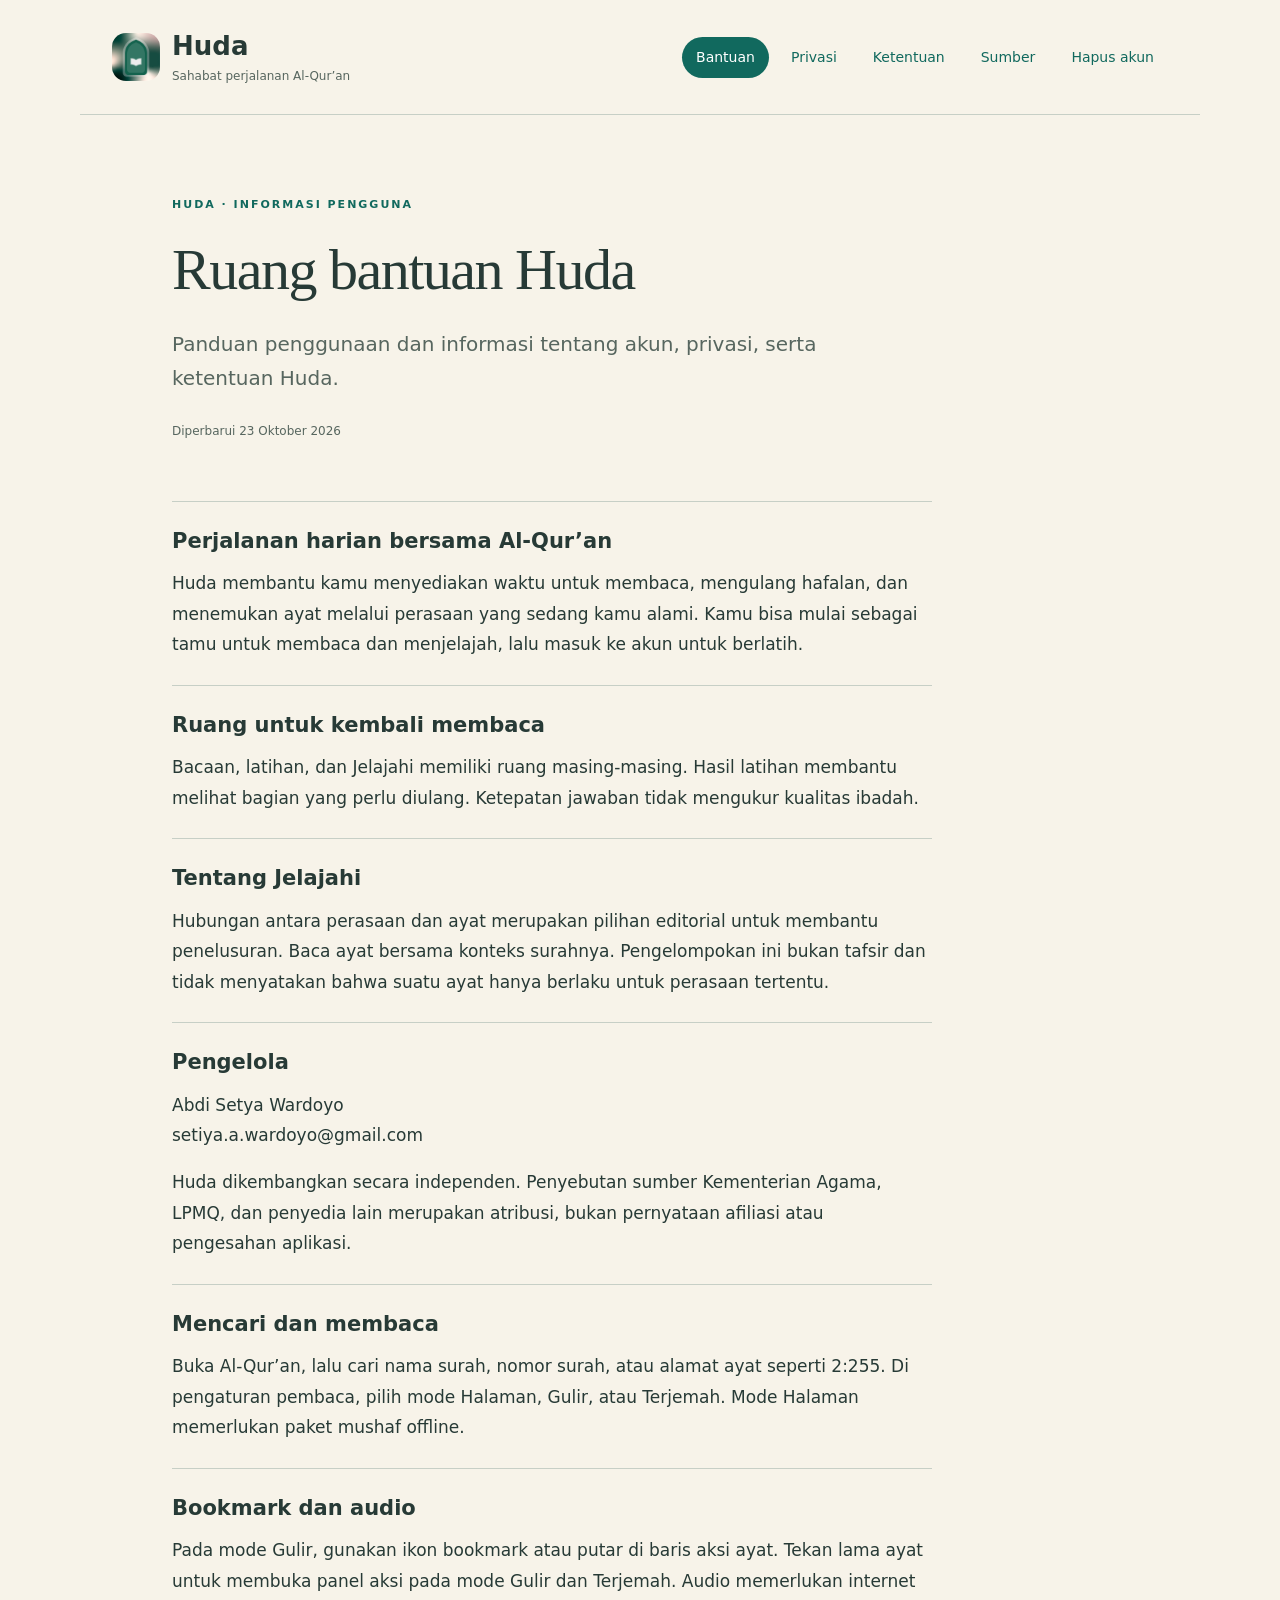
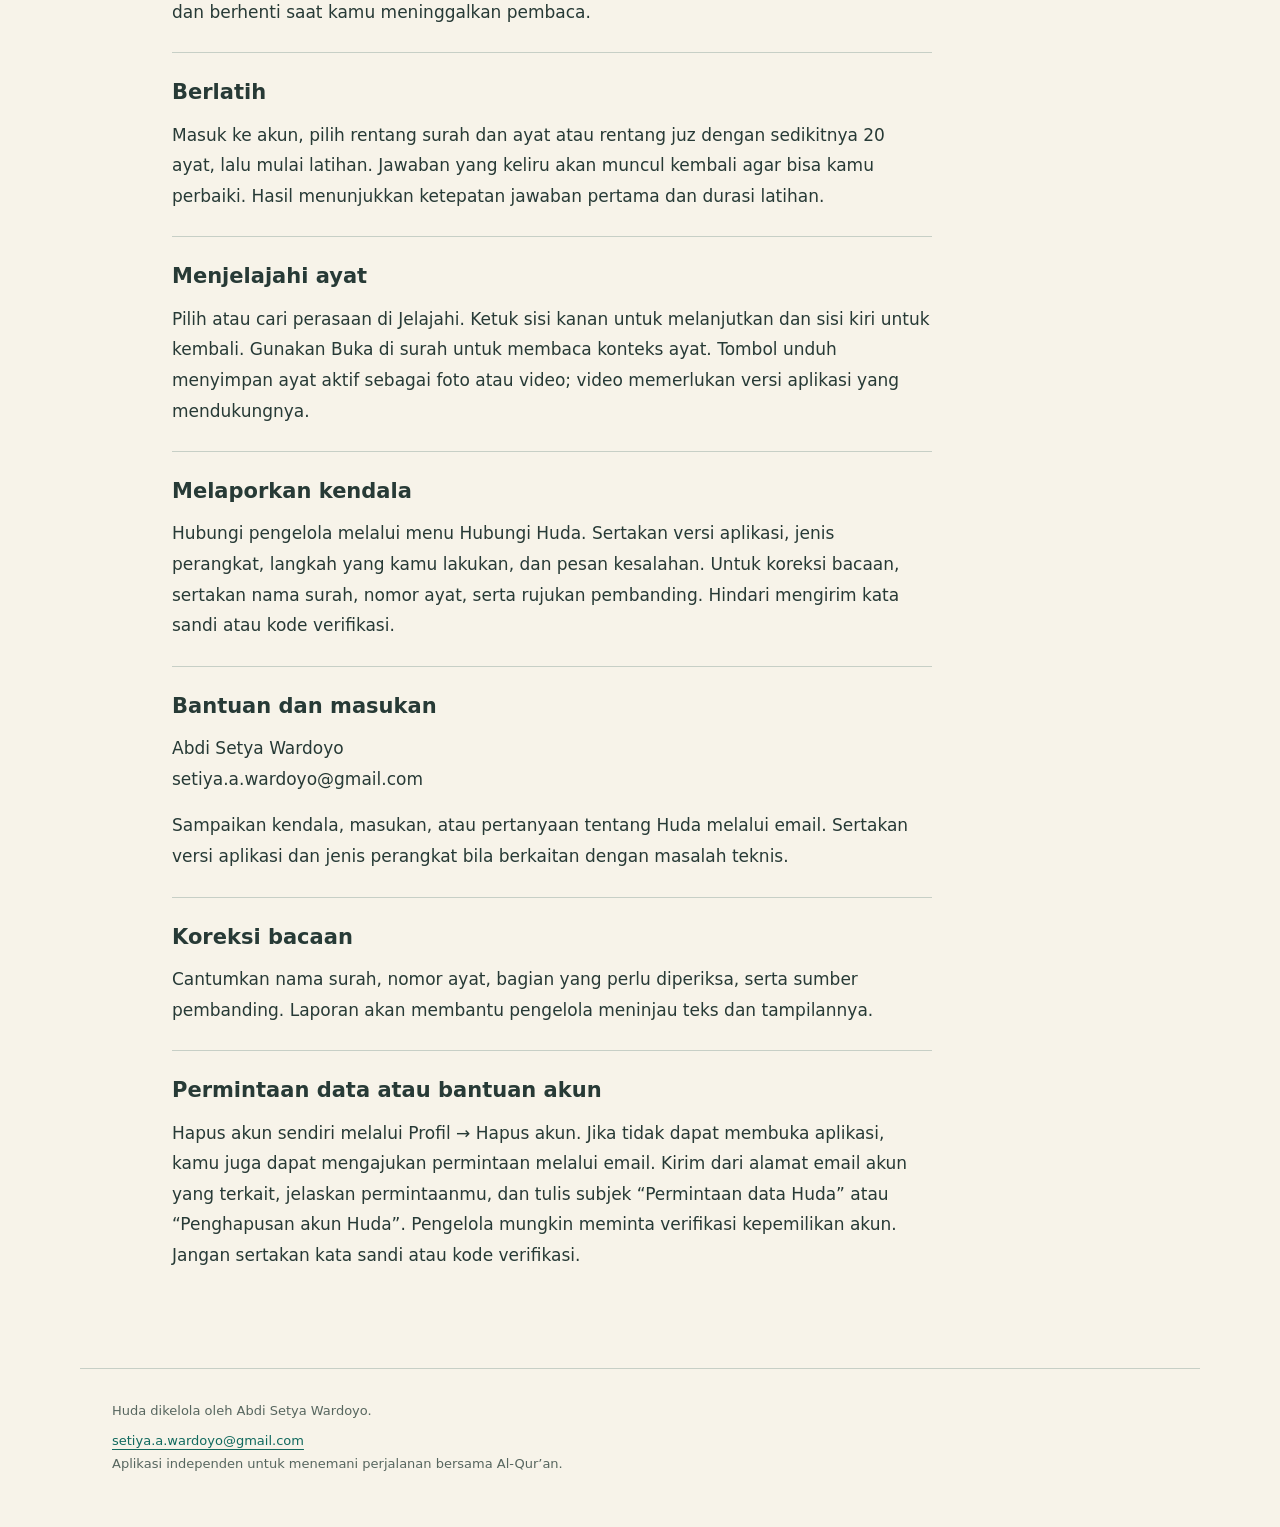
<file: index.html>
<!doctype html><html lang="id"><head><meta charset="utf-8"><meta name="viewport" content="width=device-width, initial-scale=1"><meta name="theme-color" content="#11695E"><meta name="description" content="Panduan penggunaan dan informasi tentang akun, privasi, serta ketentuan Huda."><title>Ruang bantuan Huda · Huda</title><link rel="icon" href="assets/icon.png"><link rel="stylesheet" href="styles.css"></head><body><a class="skip" href="#main">Lewati ke isi</a><header><a class="brand" href="index.html"><img src="assets/icon.png" alt="" width="48" height="48"><span>Huda<small>Sahabat perjalanan Al-Qur’an</small></span></a><nav aria-label="Navigasi utama"><a href="index.html" aria-current="page">Bantuan</a><a href="privacy.html">Privasi</a><a href="terms.html">Ketentuan</a><a href="sources.html">Sumber</a><a href="delete-account.html">Hapus akun</a></nav></header><main id="main"><div class="intro"><span class="eyebrow">HUDA · INFORMASI PENGGUNA</span><h1>Ruang bantuan Huda</h1><p class="lead">Panduan penggunaan dan informasi tentang akun, privasi, serta ketentuan Huda.</p><p class="date">Diperbarui 23 Oktober 2026</p></div><article><section><h2>Perjalanan harian bersama Al-Qur’an</h2><p>Huda membantu kamu menyediakan waktu untuk membaca, mengulang hafalan, dan menemukan ayat melalui perasaan yang sedang kamu alami. Kamu bisa mulai sebagai tamu untuk membaca dan menjelajah, lalu masuk ke akun untuk berlatih.</p></section>
<section><h2>Ruang untuk kembali membaca</h2><p>Bacaan, latihan, dan Jelajahi memiliki ruang masing-masing. Hasil latihan membantu melihat bagian yang perlu diulang. Ketepatan jawaban tidak mengukur kualitas ibadah.</p></section>
<section><h2>Tentang Jelajahi</h2><p>Hubungan antara perasaan dan ayat merupakan pilihan editorial untuk membantu penelusuran. Baca ayat bersama konteks surahnya. Pengelompokan ini bukan tafsir dan tidak menyatakan bahwa suatu ayat hanya berlaku untuk perasaan tertentu.</p></section>
<section><h2>Pengelola</h2><p>Abdi Setya Wardoyo<br>setiya.a.wardoyo@gmail.com</p><p>Huda dikembangkan secara independen. Penyebutan sumber Kementerian Agama, LPMQ, dan penyedia lain merupakan atribusi, bukan pernyataan afiliasi atau pengesahan aplikasi.</p></section><section><h2>Mencari dan membaca</h2><p>Buka Al-Qur’an, lalu cari nama surah, nomor surah, atau alamat ayat seperti 2:255. Di pengaturan pembaca, pilih mode Halaman, Gulir, atau Terjemah. Mode Halaman memerlukan paket mushaf offline.</p></section>
<section><h2>Bookmark dan audio</h2><p>Pada mode Gulir, gunakan ikon bookmark atau putar di baris aksi ayat. Tekan lama ayat untuk membuka panel aksi pada mode Gulir dan Terjemah. Audio memerlukan internet dan berhenti saat kamu meninggalkan pembaca.</p></section>
<section><h2>Berlatih</h2><p>Masuk ke akun, pilih rentang surah dan ayat atau rentang juz dengan sedikitnya 20 ayat, lalu mulai latihan. Jawaban yang keliru akan muncul kembali agar bisa kamu perbaiki. Hasil menunjukkan ketepatan jawaban pertama dan durasi latihan.</p></section>
<section><h2>Menjelajahi ayat</h2><p>Pilih atau cari perasaan di Jelajahi. Ketuk sisi kanan untuk melanjutkan dan sisi kiri untuk kembali. Gunakan Buka di surah untuk membaca konteks ayat. Tombol unduh menyimpan ayat aktif sebagai foto atau video; video memerlukan versi aplikasi yang mendukungnya.</p></section>
<section><h2>Melaporkan kendala</h2><p>Hubungi pengelola melalui menu Hubungi Huda. Sertakan versi aplikasi, jenis perangkat, langkah yang kamu lakukan, dan pesan kesalahan. Untuk koreksi bacaan, sertakan nama surah, nomor ayat, serta rujukan pembanding. Hindari mengirim kata sandi atau kode verifikasi.</p></section><section><h2>Bantuan dan masukan</h2><p>Abdi Setya Wardoyo<br>setiya.a.wardoyo@gmail.com</p><p>Sampaikan kendala, masukan, atau pertanyaan tentang Huda melalui email. Sertakan versi aplikasi dan jenis perangkat bila berkaitan dengan masalah teknis.</p></section>
<section><h2>Koreksi bacaan</h2><p>Cantumkan nama surah, nomor ayat, bagian yang perlu diperiksa, serta sumber pembanding. Laporan akan membantu pengelola meninjau teks dan tampilannya.</p></section>
<section><h2>Permintaan data atau bantuan akun</h2><p>Hapus akun sendiri melalui Profil → Hapus akun. Jika tidak dapat membuka aplikasi, kamu juga dapat mengajukan permintaan melalui email. Kirim dari alamat email akun yang terkait, jelaskan permintaanmu, dan tulis subjek “Permintaan data Huda” atau “Penghapusan akun Huda”. Pengelola mungkin meminta verifikasi kepemilikan akun. Jangan sertakan kata sandi atau kode verifikasi.</p></section></article></main><footer><p>Huda dikelola oleh Abdi Setya Wardoyo.</p><a href="mailto:setiya.a.wardoyo@gmail.com">setiya.a.wardoyo@gmail.com</a><p>Aplikasi independen untuk menemani perjalanan bersama Al-Qur’an.</p></footer></body></html>
</file>
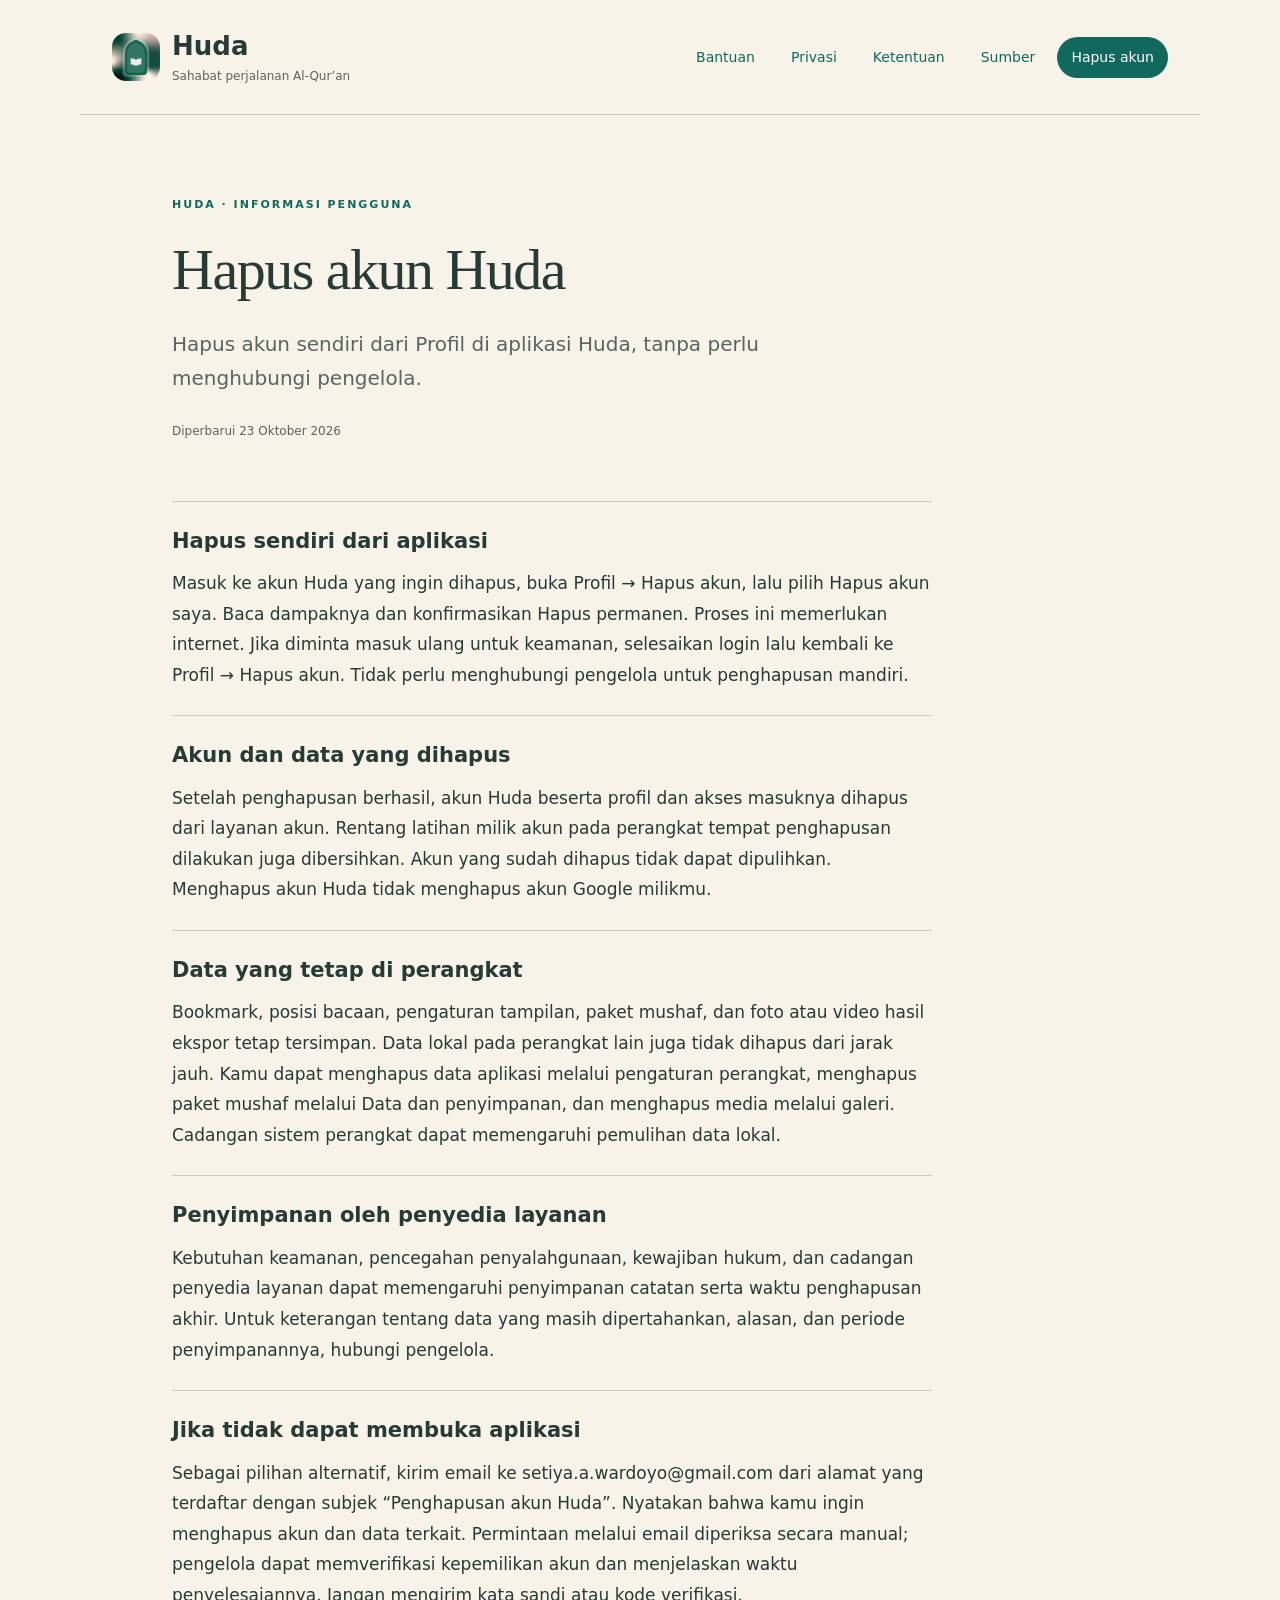
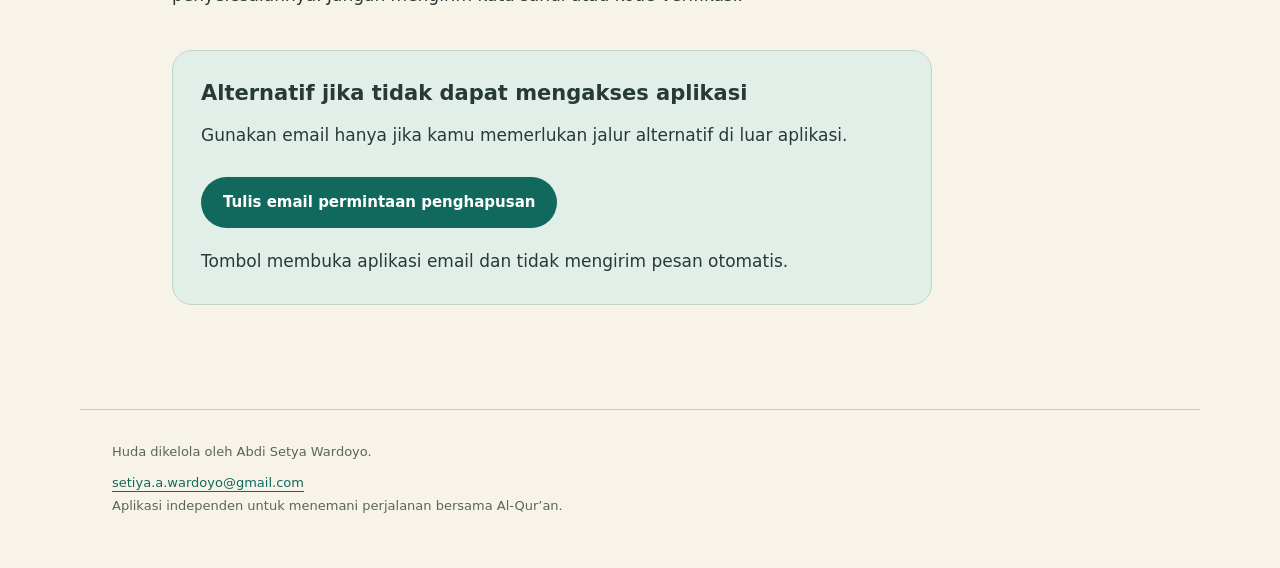
<file: delete-account.html>
<!doctype html><html lang="id"><head><meta charset="utf-8"><meta name="viewport" content="width=device-width, initial-scale=1"><meta name="theme-color" content="#11695E"><meta name="description" content="Hapus akun sendiri dari Profil di aplikasi Huda, tanpa perlu menghubungi pengelola."><title>Hapus akun Huda · Huda</title><link rel="icon" href="assets/icon.png"><link rel="stylesheet" href="styles.css"></head><body><a class="skip" href="#main">Lewati ke isi</a><header><a class="brand" href="index.html"><img src="assets/icon.png" alt="" width="48" height="48"><span>Huda<small>Sahabat perjalanan Al-Qur’an</small></span></a><nav aria-label="Navigasi utama"><a href="index.html">Bantuan</a><a href="privacy.html">Privasi</a><a href="terms.html">Ketentuan</a><a href="sources.html">Sumber</a><a href="delete-account.html" aria-current="page">Hapus akun</a></nav></header><main id="main"><div class="intro"><span class="eyebrow">HUDA · INFORMASI PENGGUNA</span><h1>Hapus akun Huda</h1><p class="lead">Hapus akun sendiri dari Profil di aplikasi Huda, tanpa perlu menghubungi pengelola.</p><p class="date">Diperbarui 23 Oktober 2026</p></div><article><section><h2>Hapus sendiri dari aplikasi</h2><p>Masuk ke akun Huda yang ingin dihapus, buka Profil → Hapus akun, lalu pilih Hapus akun saya. Baca dampaknya dan konfirmasikan Hapus permanen. Proses ini memerlukan internet. Jika diminta masuk ulang untuk keamanan, selesaikan login lalu kembali ke Profil → Hapus akun. Tidak perlu menghubungi pengelola untuk penghapusan mandiri.</p></section>
<section><h2>Akun dan data yang dihapus</h2><p>Setelah penghapusan berhasil, akun Huda beserta profil dan akses masuknya dihapus dari layanan akun. Rentang latihan milik akun pada perangkat tempat penghapusan dilakukan juga dibersihkan. Akun yang sudah dihapus tidak dapat dipulihkan. Menghapus akun Huda tidak menghapus akun Google milikmu.</p></section>
<section><h2>Data yang tetap di perangkat</h2><p>Bookmark, posisi bacaan, pengaturan tampilan, paket mushaf, dan foto atau video hasil ekspor tetap tersimpan. Data lokal pada perangkat lain juga tidak dihapus dari jarak jauh. Kamu dapat menghapus data aplikasi melalui pengaturan perangkat, menghapus paket mushaf melalui Data dan penyimpanan, dan menghapus media melalui galeri. Cadangan sistem perangkat dapat memengaruhi pemulihan data lokal.</p></section>
<section><h2>Penyimpanan oleh penyedia layanan</h2><p>Kebutuhan keamanan, pencegahan penyalahgunaan, kewajiban hukum, dan cadangan penyedia layanan dapat memengaruhi penyimpanan catatan serta waktu penghapusan akhir. Untuk keterangan tentang data yang masih dipertahankan, alasan, dan periode penyimpanannya, hubungi pengelola.</p></section>
<section><h2>Jika tidak dapat membuka aplikasi</h2><p>Sebagai pilihan alternatif, kirim email ke setiya.a.wardoyo@gmail.com dari alamat yang terdaftar dengan subjek “Penghapusan akun Huda”. Nyatakan bahwa kamu ingin menghapus akun dan data terkait. Permintaan melalui email diperiksa secara manual; pengelola dapat memverifikasi kepemilikan akun dan menjelaskan waktu penyelesaiannya. Jangan mengirim kata sandi atau kode verifikasi.</p></section><section class="callout"><h2>Alternatif jika tidak dapat mengakses aplikasi</h2><p>Gunakan email hanya jika kamu memerlukan jalur alternatif di luar aplikasi.</p><a class="button" href="mailto:setiya.a.wardoyo@gmail.com?subject=Penghapusan%20akun%20Huda&amp;body=Saya%20ingin%20menghapus%20akun%20Huda%20dan%20data%20terkait%20alamat%20email%20ini.">Tulis email permintaan penghapusan</a><p>Tombol membuka aplikasi email dan tidak mengirim pesan otomatis.</p></section></article></main><footer><p>Huda dikelola oleh Abdi Setya Wardoyo.</p><a href="mailto:setiya.a.wardoyo@gmail.com">setiya.a.wardoyo@gmail.com</a><p>Aplikasi independen untuk menemani perjalanan bersama Al-Qur’an.</p></footer></body></html>
</file>
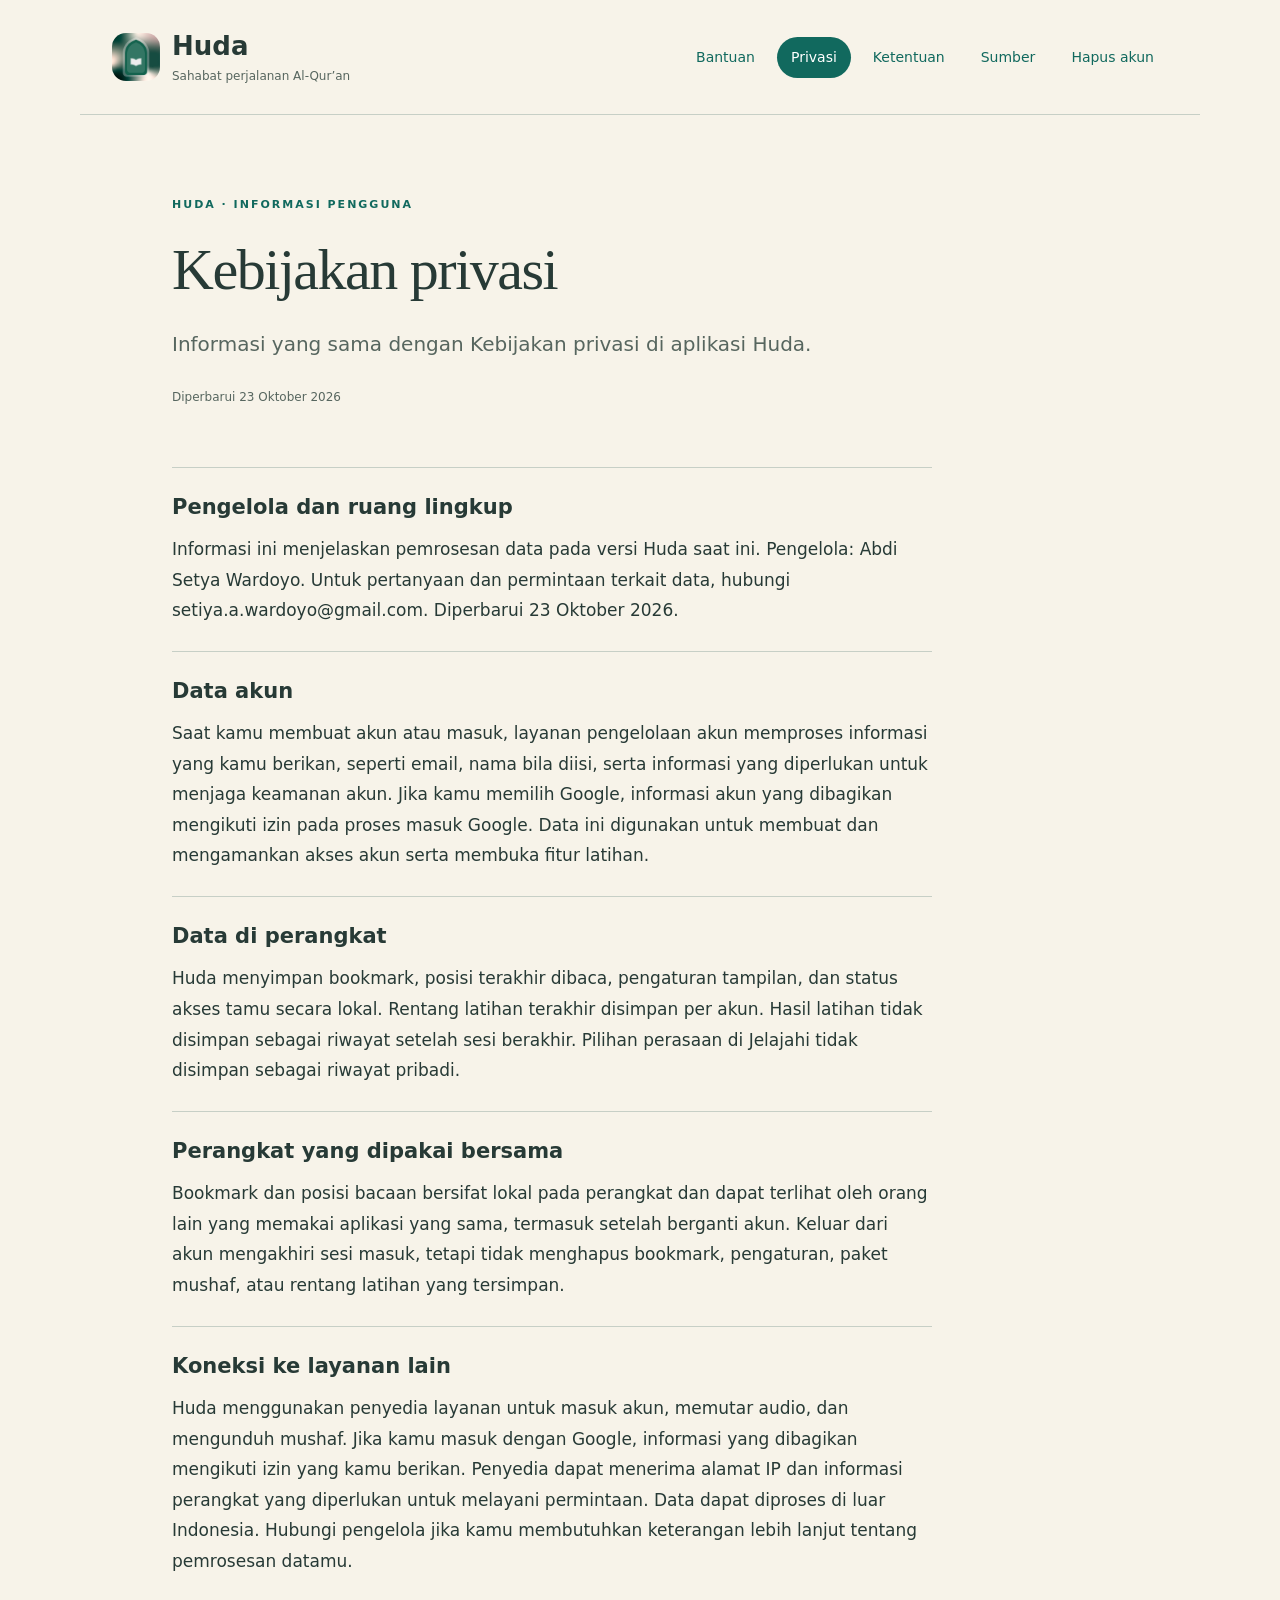
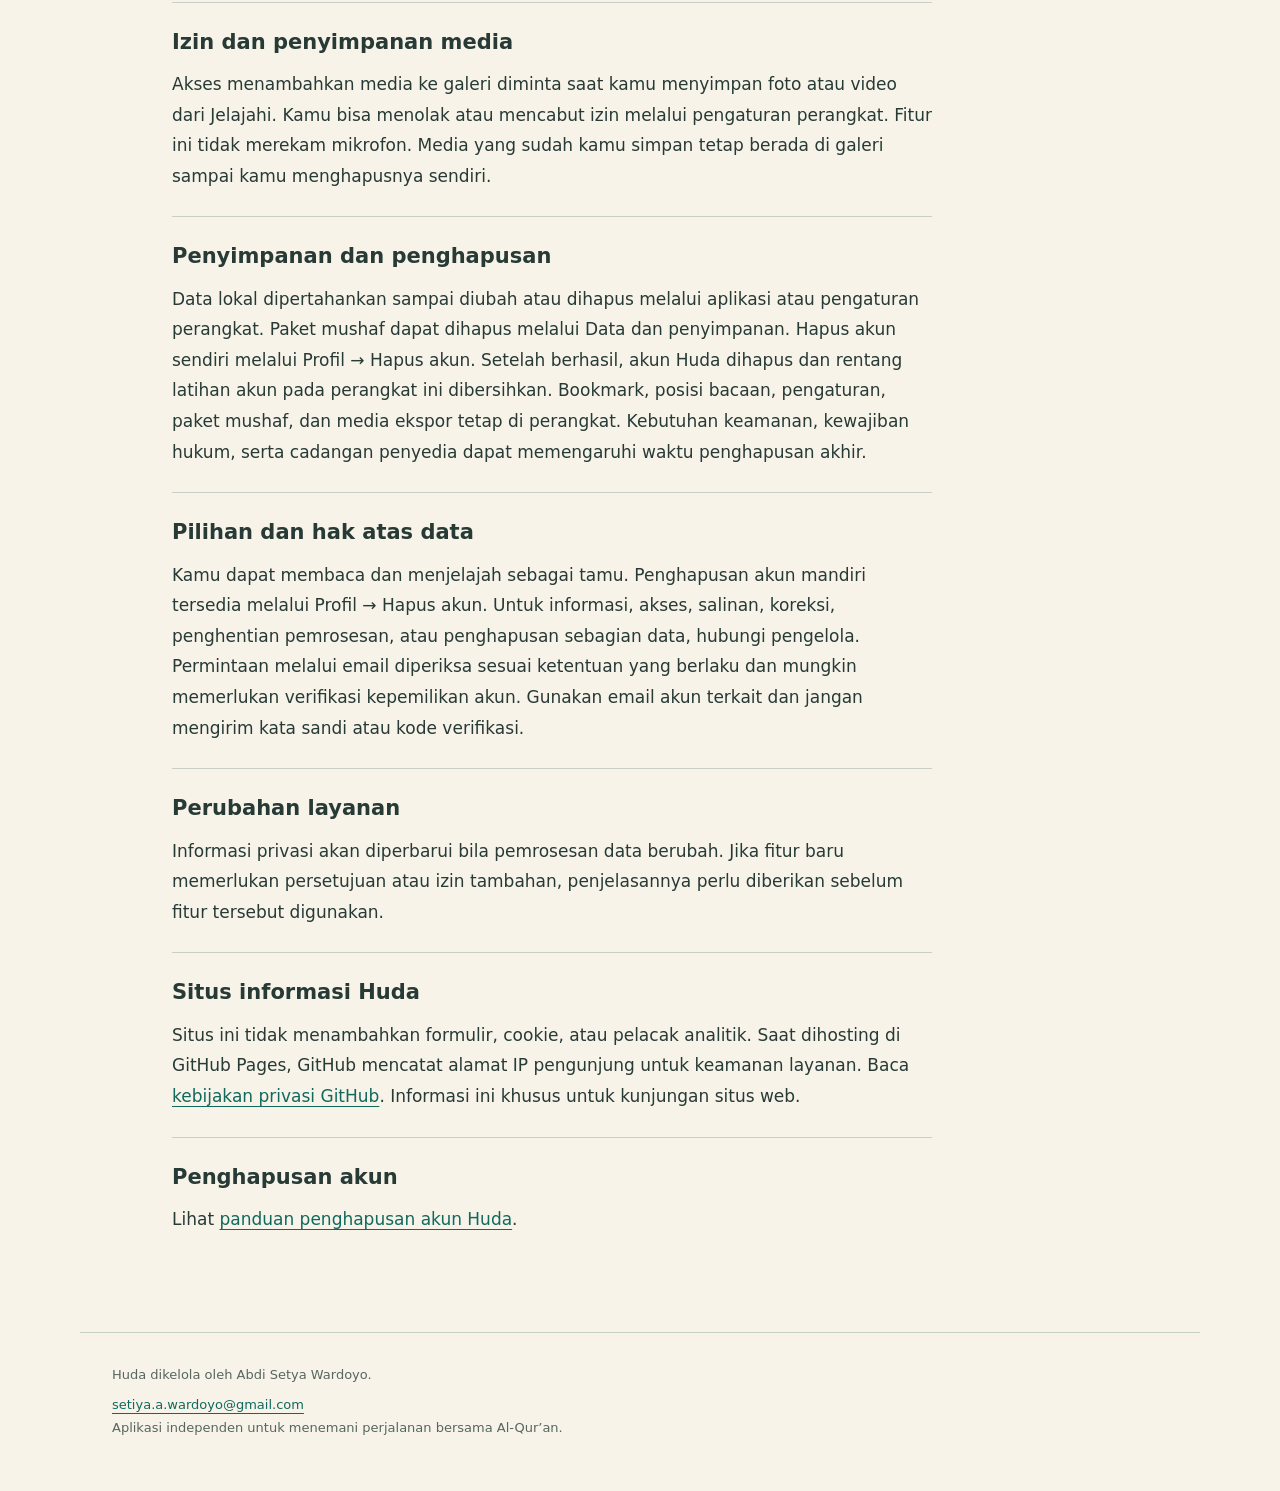
<file: privacy.html>
<!doctype html><html lang="id"><head><meta charset="utf-8"><meta name="viewport" content="width=device-width, initial-scale=1"><meta name="theme-color" content="#11695E"><meta name="description" content="Informasi yang sama dengan Kebijakan privasi di aplikasi Huda."><title>Kebijakan privasi · Huda</title><link rel="icon" href="assets/icon.png"><link rel="stylesheet" href="styles.css"></head><body><a class="skip" href="#main">Lewati ke isi</a><header><a class="brand" href="index.html"><img src="assets/icon.png" alt="" width="48" height="48"><span>Huda<small>Sahabat perjalanan Al-Qur’an</small></span></a><nav aria-label="Navigasi utama"><a href="index.html">Bantuan</a><a href="privacy.html" aria-current="page">Privasi</a><a href="terms.html">Ketentuan</a><a href="sources.html">Sumber</a><a href="delete-account.html">Hapus akun</a></nav></header><main id="main"><div class="intro"><span class="eyebrow">HUDA · INFORMASI PENGGUNA</span><h1>Kebijakan privasi</h1><p class="lead">Informasi yang sama dengan Kebijakan privasi di aplikasi Huda.</p><p class="date">Diperbarui 23 Oktober 2026</p></div><article><section><h2>Pengelola dan ruang lingkup</h2><p>Informasi ini menjelaskan pemrosesan data pada versi Huda saat ini. Pengelola: Abdi Setya Wardoyo. Untuk pertanyaan dan permintaan terkait data, hubungi setiya.a.wardoyo@gmail.com. Diperbarui 23 Oktober 2026.</p></section>
<section><h2>Data akun</h2><p>Saat kamu membuat akun atau masuk, layanan pengelolaan akun memproses informasi yang kamu berikan, seperti email, nama bila diisi, serta informasi yang diperlukan untuk menjaga keamanan akun. Jika kamu memilih Google, informasi akun yang dibagikan mengikuti izin pada proses masuk Google. Data ini digunakan untuk membuat dan mengamankan akses akun serta membuka fitur latihan.</p></section>
<section><h2>Data di perangkat</h2><p>Huda menyimpan bookmark, posisi terakhir dibaca, pengaturan tampilan, dan status akses tamu secara lokal. Rentang latihan terakhir disimpan per akun. Hasil latihan tidak disimpan sebagai riwayat setelah sesi berakhir. Pilihan perasaan di Jelajahi tidak disimpan sebagai riwayat pribadi.</p></section>
<section><h2>Perangkat yang dipakai bersama</h2><p>Bookmark dan posisi bacaan bersifat lokal pada perangkat dan dapat terlihat oleh orang lain yang memakai aplikasi yang sama, termasuk setelah berganti akun. Keluar dari akun mengakhiri sesi masuk, tetapi tidak menghapus bookmark, pengaturan, paket mushaf, atau rentang latihan yang tersimpan.</p></section>
<section><h2>Koneksi ke layanan lain</h2><p>Huda menggunakan penyedia layanan untuk masuk akun, memutar audio, dan mengunduh mushaf. Jika kamu masuk dengan Google, informasi yang dibagikan mengikuti izin yang kamu berikan. Penyedia dapat menerima alamat IP dan informasi perangkat yang diperlukan untuk melayani permintaan. Data dapat diproses di luar Indonesia. Hubungi pengelola jika kamu membutuhkan keterangan lebih lanjut tentang pemrosesan datamu.</p></section>
<section><h2>Izin dan penyimpanan media</h2><p>Akses menambahkan media ke galeri diminta saat kamu menyimpan foto atau video dari Jelajahi. Kamu bisa menolak atau mencabut izin melalui pengaturan perangkat. Fitur ini tidak merekam mikrofon. Media yang sudah kamu simpan tetap berada di galeri sampai kamu menghapusnya sendiri.</p></section>
<section><h2>Penyimpanan dan penghapusan</h2><p>Data lokal dipertahankan sampai diubah atau dihapus melalui aplikasi atau pengaturan perangkat. Paket mushaf dapat dihapus melalui Data dan penyimpanan. Hapus akun sendiri melalui Profil → Hapus akun. Setelah berhasil, akun Huda dihapus dan rentang latihan akun pada perangkat ini dibersihkan. Bookmark, posisi bacaan, pengaturan, paket mushaf, dan media ekspor tetap di perangkat. Kebutuhan keamanan, kewajiban hukum, serta cadangan penyedia dapat memengaruhi waktu penghapusan akhir.</p></section>
<section><h2>Pilihan dan hak atas data</h2><p>Kamu dapat membaca dan menjelajah sebagai tamu. Penghapusan akun mandiri tersedia melalui Profil → Hapus akun. Untuk informasi, akses, salinan, koreksi, penghentian pemrosesan, atau penghapusan sebagian data, hubungi pengelola. Permintaan melalui email diperiksa sesuai ketentuan yang berlaku dan mungkin memerlukan verifikasi kepemilikan akun. Gunakan email akun terkait dan jangan mengirim kata sandi atau kode verifikasi.</p></section>
<section><h2>Perubahan layanan</h2><p>Informasi privasi akan diperbarui bila pemrosesan data berubah. Jika fitur baru memerlukan persetujuan atau izin tambahan, penjelasannya perlu diberikan sebelum fitur tersebut digunakan.</p></section><section><h2>Situs informasi Huda</h2><p>Situs ini tidak menambahkan formulir, cookie, atau pelacak analitik. Saat dihosting di GitHub Pages, GitHub mencatat alamat IP pengunjung untuk keamanan layanan. Baca <a href="https://docs.github.com/en/site-policy/privacy-policies/github-general-privacy-statement">kebijakan privasi GitHub</a>. Informasi ini khusus untuk kunjungan situs web.</p></section><section><h2>Penghapusan akun</h2><p>Lihat <a href="delete-account.html">panduan penghapusan akun Huda</a>.</p></section></article></main><footer><p>Huda dikelola oleh Abdi Setya Wardoyo.</p><a href="mailto:setiya.a.wardoyo@gmail.com">setiya.a.wardoyo@gmail.com</a><p>Aplikasi independen untuk menemani perjalanan bersama Al-Qur’an.</p></footer></body></html>
</file>
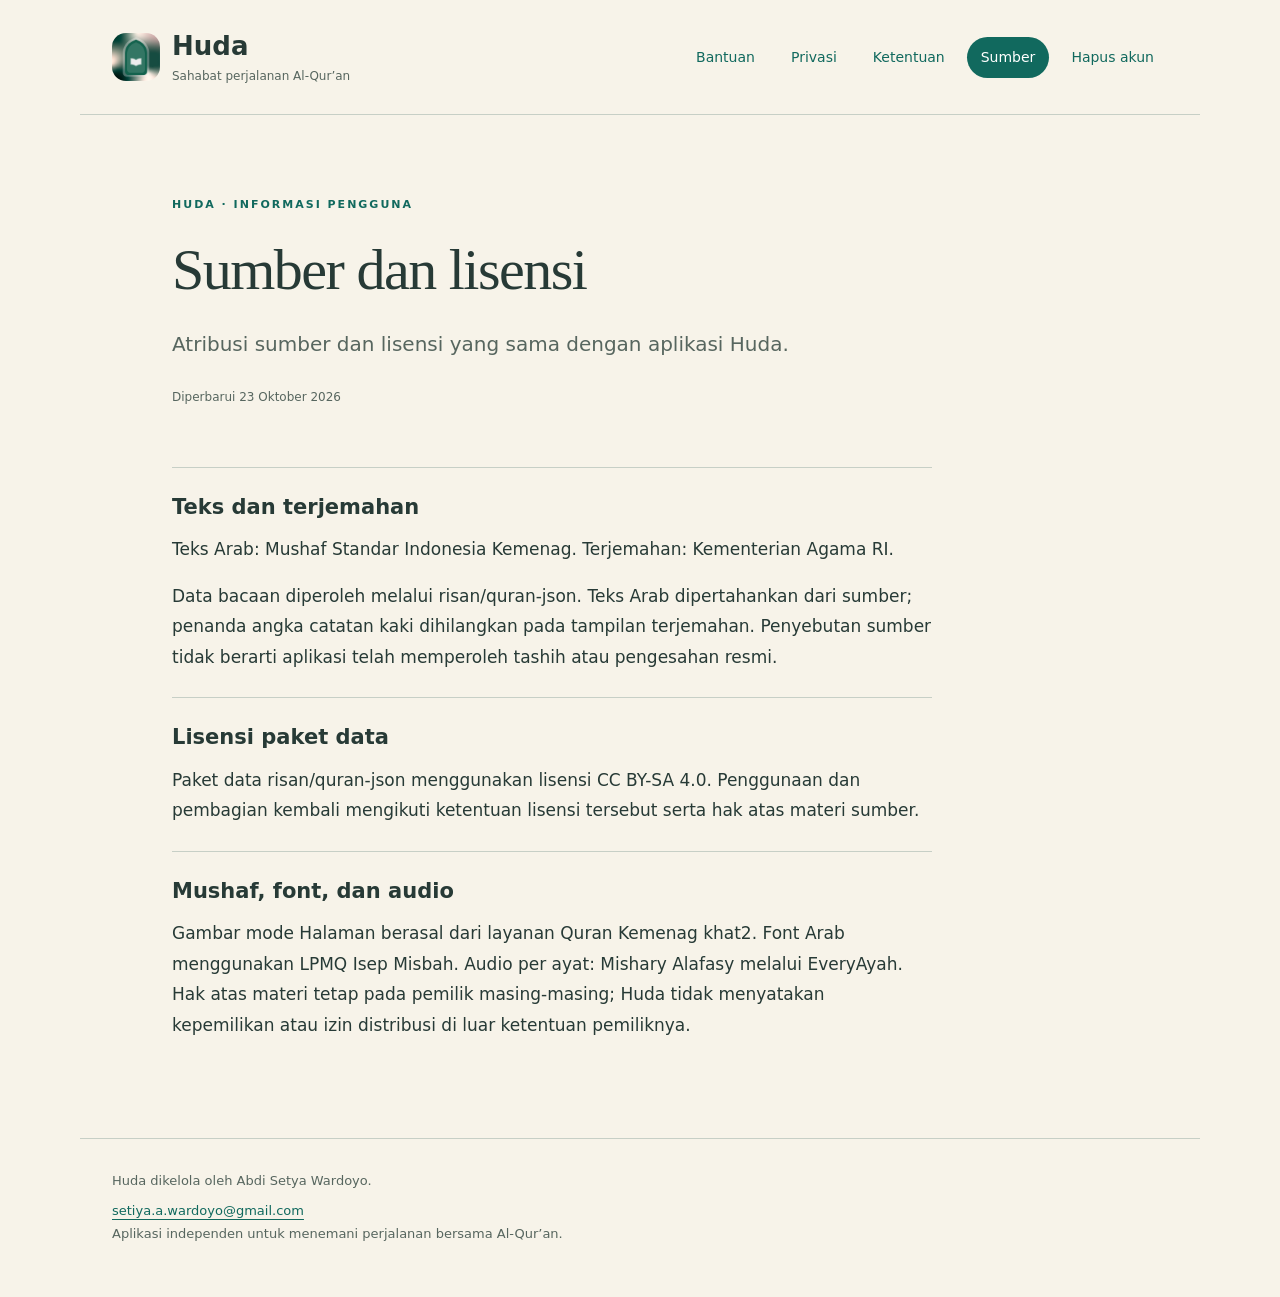
<file: sources.html>
<!doctype html><html lang="id"><head><meta charset="utf-8"><meta name="viewport" content="width=device-width, initial-scale=1"><meta name="theme-color" content="#11695E"><meta name="description" content="Atribusi sumber dan lisensi yang sama dengan aplikasi Huda."><title>Sumber dan lisensi · Huda</title><link rel="icon" href="assets/icon.png"><link rel="stylesheet" href="styles.css"></head><body><a class="skip" href="#main">Lewati ke isi</a><header><a class="brand" href="index.html"><img src="assets/icon.png" alt="" width="48" height="48"><span>Huda<small>Sahabat perjalanan Al-Qur’an</small></span></a><nav aria-label="Navigasi utama"><a href="index.html">Bantuan</a><a href="privacy.html">Privasi</a><a href="terms.html">Ketentuan</a><a href="sources.html" aria-current="page">Sumber</a><a href="delete-account.html">Hapus akun</a></nav></header><main id="main"><div class="intro"><span class="eyebrow">HUDA · INFORMASI PENGGUNA</span><h1>Sumber dan lisensi</h1><p class="lead">Atribusi sumber dan lisensi yang sama dengan aplikasi Huda.</p><p class="date">Diperbarui 23 Oktober 2026</p></div><article><section><h2>Teks dan terjemahan</h2><p>Teks Arab: Mushaf Standar Indonesia Kemenag. Terjemahan: Kementerian Agama RI.</p><p>Data bacaan diperoleh melalui risan/quran-json. Teks Arab dipertahankan dari sumber; penanda angka catatan kaki dihilangkan pada tampilan terjemahan. Penyebutan sumber tidak berarti aplikasi telah memperoleh tashih atau pengesahan resmi.</p></section>
<section><h2>Lisensi paket data</h2><p>Paket data risan/quran-json menggunakan lisensi CC BY-SA 4.0. Penggunaan dan pembagian kembali mengikuti ketentuan lisensi tersebut serta hak atas materi sumber.</p></section>
<section><h2>Mushaf, font, dan audio</h2><p>Gambar mode Halaman berasal dari layanan Quran Kemenag khat2. Font Arab menggunakan LPMQ Isep Misbah. Audio per ayat: Mishary Alafasy melalui EveryAyah. Hak atas materi tetap pada pemilik masing-masing; Huda tidak menyatakan kepemilikan atau izin distribusi di luar ketentuan pemiliknya.</p></section></article></main><footer><p>Huda dikelola oleh Abdi Setya Wardoyo.</p><a href="mailto:setiya.a.wardoyo@gmail.com">setiya.a.wardoyo@gmail.com</a><p>Aplikasi independen untuk menemani perjalanan bersama Al-Qur’an.</p></footer></body></html>
</file>
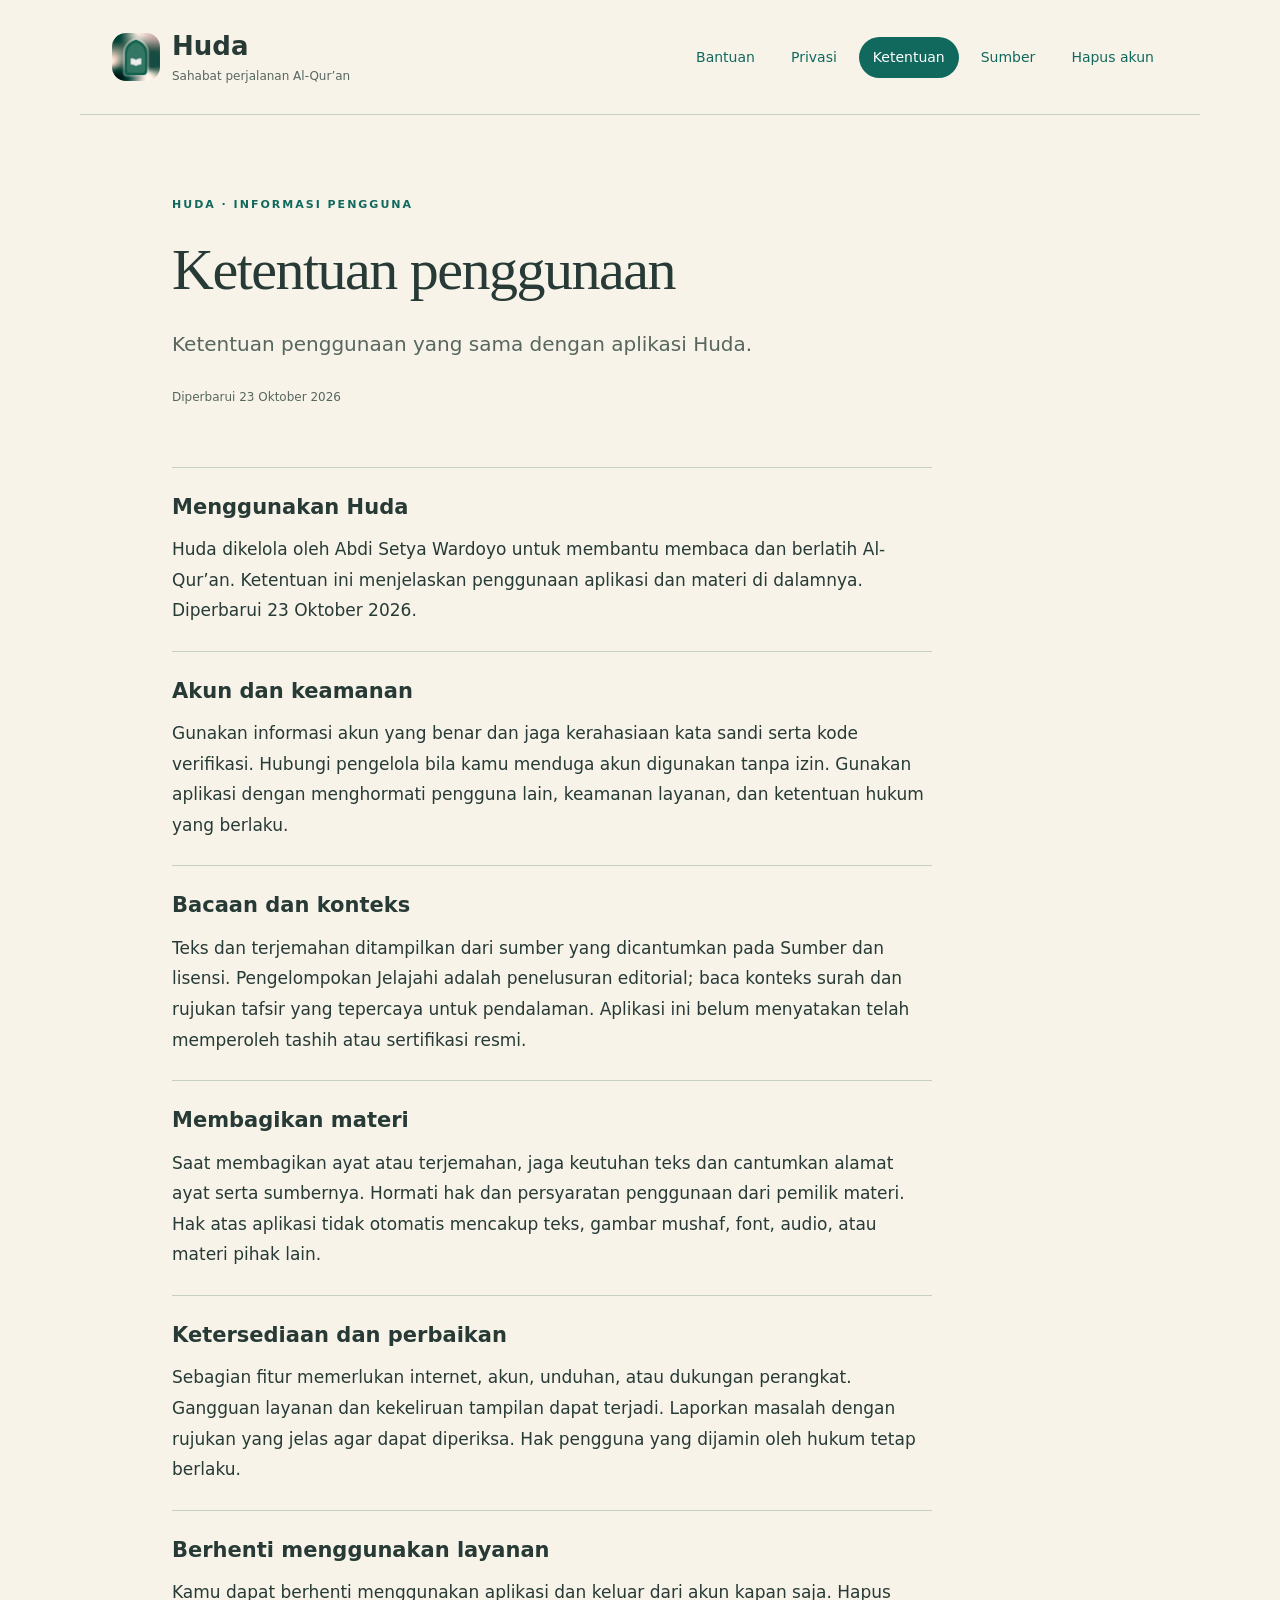
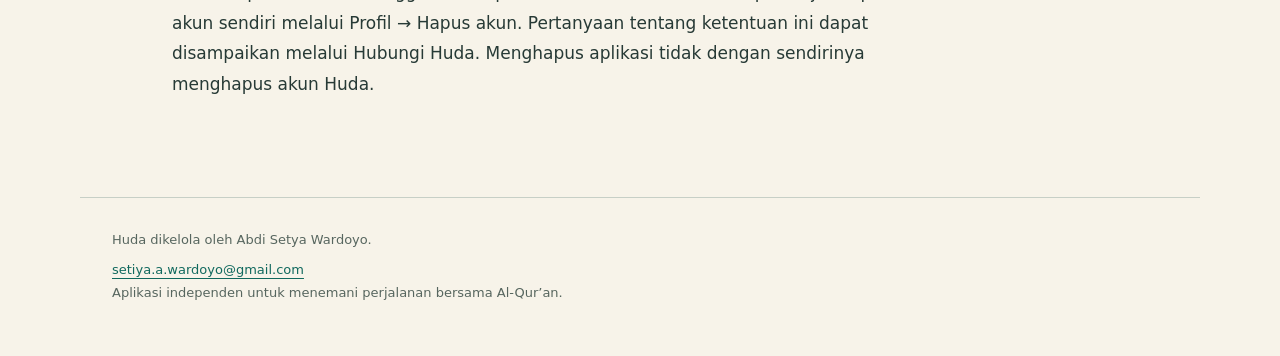
<file: terms.html>
<!doctype html><html lang="id"><head><meta charset="utf-8"><meta name="viewport" content="width=device-width, initial-scale=1"><meta name="theme-color" content="#11695E"><meta name="description" content="Ketentuan penggunaan yang sama dengan aplikasi Huda."><title>Ketentuan penggunaan · Huda</title><link rel="icon" href="assets/icon.png"><link rel="stylesheet" href="styles.css"></head><body><a class="skip" href="#main">Lewati ke isi</a><header><a class="brand" href="index.html"><img src="assets/icon.png" alt="" width="48" height="48"><span>Huda<small>Sahabat perjalanan Al-Qur’an</small></span></a><nav aria-label="Navigasi utama"><a href="index.html">Bantuan</a><a href="privacy.html">Privasi</a><a href="terms.html" aria-current="page">Ketentuan</a><a href="sources.html">Sumber</a><a href="delete-account.html">Hapus akun</a></nav></header><main id="main"><div class="intro"><span class="eyebrow">HUDA · INFORMASI PENGGUNA</span><h1>Ketentuan penggunaan</h1><p class="lead">Ketentuan penggunaan yang sama dengan aplikasi Huda.</p><p class="date">Diperbarui 23 Oktober 2026</p></div><article><section><h2>Menggunakan Huda</h2><p>Huda dikelola oleh Abdi Setya Wardoyo untuk membantu membaca dan berlatih Al-Qur’an. Ketentuan ini menjelaskan penggunaan aplikasi dan materi di dalamnya. Diperbarui 23 Oktober 2026.</p></section>
<section><h2>Akun dan keamanan</h2><p>Gunakan informasi akun yang benar dan jaga kerahasiaan kata sandi serta kode verifikasi. Hubungi pengelola bila kamu menduga akun digunakan tanpa izin. Gunakan aplikasi dengan menghormati pengguna lain, keamanan layanan, dan ketentuan hukum yang berlaku.</p></section>
<section><h2>Bacaan dan konteks</h2><p>Teks dan terjemahan ditampilkan dari sumber yang dicantumkan pada Sumber dan lisensi. Pengelompokan Jelajahi adalah penelusuran editorial; baca konteks surah dan rujukan tafsir yang tepercaya untuk pendalaman. Aplikasi ini belum menyatakan telah memperoleh tashih atau sertifikasi resmi.</p></section>
<section><h2>Membagikan materi</h2><p>Saat membagikan ayat atau terjemahan, jaga keutuhan teks dan cantumkan alamat ayat serta sumbernya. Hormati hak dan persyaratan penggunaan dari pemilik materi. Hak atas aplikasi tidak otomatis mencakup teks, gambar mushaf, font, audio, atau materi pihak lain.</p></section>
<section><h2>Ketersediaan dan perbaikan</h2><p>Sebagian fitur memerlukan internet, akun, unduhan, atau dukungan perangkat. Gangguan layanan dan kekeliruan tampilan dapat terjadi. Laporkan masalah dengan rujukan yang jelas agar dapat diperiksa. Hak pengguna yang dijamin oleh hukum tetap berlaku.</p></section>
<section><h2>Berhenti menggunakan layanan</h2><p>Kamu dapat berhenti menggunakan aplikasi dan keluar dari akun kapan saja. Hapus akun sendiri melalui Profil → Hapus akun. Pertanyaan tentang ketentuan ini dapat disampaikan melalui Hubungi Huda. Menghapus aplikasi tidak dengan sendirinya menghapus akun Huda.</p></section></article></main><footer><p>Huda dikelola oleh Abdi Setya Wardoyo.</p><a href="mailto:setiya.a.wardoyo@gmail.com">setiya.a.wardoyo@gmail.com</a><p>Aplikasi independen untuk menemani perjalanan bersama Al-Qur’an.</p></footer></body></html>
</file>
<file: styles.css>
:root{color-scheme:light;--bg:#F7F3E9;--green:#11695E;--ink:#273A36;--muted:#57665F;--line:#C7CFC6}*{box-sizing:border-box}html{scroll-behavior:smooth}body{margin:0;background:var(--bg);color:var(--ink);font:17px/1.8 system-ui,-apple-system,"Segoe UI",sans-serif}a{color:var(--green);text-underline-offset:4px;overflow-wrap:anywhere}a:hover{text-decoration-thickness:2px}a:focus-visible{outline:3px solid var(--green);outline-offset:5px;border-radius:3px}.skip{position:absolute;left:16px;top:-100px;background:white;padding:8px 16px;z-index:5}.skip:focus{top:12px}header{max-width:1120px;margin:auto;padding:30px 32px;display:flex;align-items:center;justify-content:space-between;gap:24px;border-bottom:1px solid var(--line)}.brand{display:flex;align-items:center;gap:12px;text-decoration:none;font-size:26px;font-weight:700;line-height:1.3;color:var(--ink)}.brand img{border-radius:14px}.brand small{display:block;font-size:12px;font-weight:500;color:var(--muted);margin-top:5px}nav{display:flex;gap:8px;flex-wrap:wrap}nav a{font-size:14px;text-decoration:none;padding:8px 14px;border-radius:30px}nav a[aria-current]{background:var(--green);color:white}main{max-width:1000px;padding:0 32px 72px;margin:auto}.intro{padding:72px 0 42px;max-width:800px}.eyebrow{font-size:11px;letter-spacing:2px;font-weight:700;color:var(--green)}h1{font-family:Georgia,"Times New Roman",serif;font-size:clamp(36px,5vw,58px);letter-spacing:-1.5px;font-weight:500;line-height:1.12;margin:20px 0 24px}.lead{font-size:20px;line-height:1.7;max-width:680px;color:var(--muted)}.date{font-size:12px;color:var(--muted);margin-top:26px}article{max-width:760px}section{padding:25px 0;border-top:1px solid var(--line)}h2{font-size:21px;line-height:1.4;font-weight:650;margin:0 0 12px}p{margin:0 0 16px}section p:last-child{margin-bottom:0}.cards{display:grid;grid-template-columns:1fr 1fr;gap:20px;margin-bottom:46px}.card{display:block;text-decoration:none;background:#fff;border:1px solid var(--line);border-radius:20px;padding:30px;color:var(--ink)}.card:hover{border-color:var(--green)}.card span{font-size:11px;letter-spacing:1px;color:var(--muted)}.card h2{font-family:Georgia,serif;font-size:27px;font-weight:500;margin-top:22px}.card p{font-size:15px;color:var(--muted)}.card strong{font-size:14px;color:var(--green)}.callout{background:#E2EFE9;border:1px solid #bfd4c8;border-radius:20px;padding:28px;margin:14px 0 32px}.button{display:inline-block;background:var(--green);color:#fff;border-radius:30px;text-decoration:none;padding:12px 22px;font-size:15px;font-weight:600;margin:10px 0 18px}.button:hover{background:#0B5048}.note{font-size:14px;color:var(--muted)}ol{padding-left:24px}li{padding:0 0 14px 6px}footer{border-top:1px solid var(--line);max-width:1120px;margin:auto;padding:30px 32px 44px;font-size:13px;color:var(--muted)}footer p{margin:0 0 7px}@media(max-width:640px){header{align-items:flex-start;flex-direction:column;padding:22px 20px;gap:20px}nav{gap:4px}nav a{padding:7px 12px}main{padding:0 20px 48px}.intro{padding-top:42px}.lead{font-size:18px}.cards{grid-template-columns:1fr}.card{padding:24px}.callout{padding:22px}footer{padding:26px 20px}body{font-size:16px}.button{width:100%;text-align:center}}@media(prefers-reduced-motion:reduce){html{scroll-behavior:auto}}@media print{nav,.skip,.button{display:none}body{background:white}header,main,footer{max-width:none;padding:16px}.intro{padding:20px 0}a{color:inherit}section{break-inside:avoid}}
</file>
